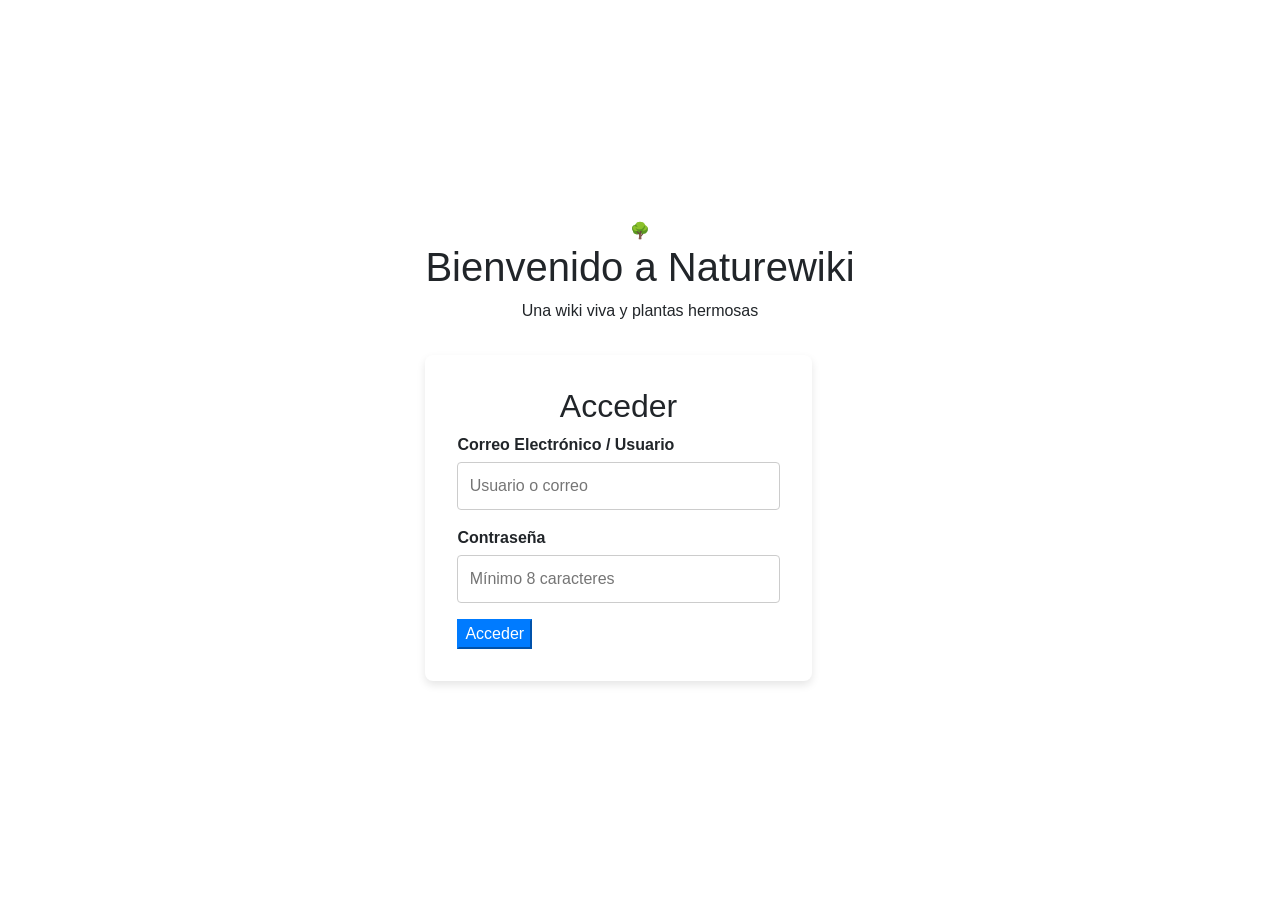
<file: index.html>
<!DOCTYPE html>
<!--
Click nbfs://nbhost/SystemFileSystem/Templates/Licenses/license-default.txt to change this license
Click nbfs://nbhost/SystemFileSystem/Templates/JSP_Servlet/Html.html to edit this template
-->

<html lang="es">
         <head>
    <meta charset="UTF-8">
    <meta name="viewport" content="width=device-width, initial-scale=1.0">
    <title>Naturewiki - Acceder</title>
    <link href="css/style2.css" rel="stylesheet" type="text/css"/>
    <link rel="stylesheet" href="https://cdn.jsdelivr.net/npm/bootstrap@4.1.3/dist/css/bootstrap.min.css" integrity="sha384-MCw98/SFnGE8fJT3GXwEOngsV7Zt27NXFoaoApmYm81iuXoPkFOJwJ8ERdknLPMO" crossorigin="anonymous"/>
</head>

<body>
    <div class="contenedor"> 
        
        <header class="content">
            <span class="logo" aria-hidden="true"
                  >🌳</span>
            <h1>Bienvenido a Naturewiki</h1>
            <p>Una wiki viva y plantas hermosas</p>
        </header>

        <main class="sign">
            <h2>Acceder</h2>
            
            <form id="loginForm" action="#" method="POST"> 
                
                <div class="input-group"> 
                    <label for="inputUsuario">Correo Electrónico / Usuario</label>
                    <input 
                        type="text" 
                        id="inputUsuario" 
                        placeholder="Usuario o correo" 
                        required 
                        oninput="validarAcceso()" 
                    >
                </div>
                
                <div class="input-group"> 
                    <label for="inputPassword">Contraseña</label>
                    <input 
                        type="password" 
                        id="inputPassword" 
                        placeholder="Mínimo 8 caracteres" 
                        required
                    >
                </div>
                
                <button type="submit" id="botonAcceso" disabled class="btn-primary">
                    Acceder
                </button>
                
            </form>
            
        </main>
    </div>
    
    <script>
        
        const inputUsuario = document.getElementById("inputUsuario");
        const botonAcceso = document.getElementById("botonAcceso");
        function validarAcceso() {
            botonAcceso.disabled = inputUsuario.value.trim().length === 0;
        }
        inputUsuario.addEventListener("input", validarAcceso);
        botonAcceso.addEventListener("click", function(event) {
            event.preventDefault();  
            
                        window.location.href = "inicio.html"; 
        });
        document.addEventListener('DOMContentLoaded', validarAcceso);
        
        
    </script>
</body>
</html>
</file>
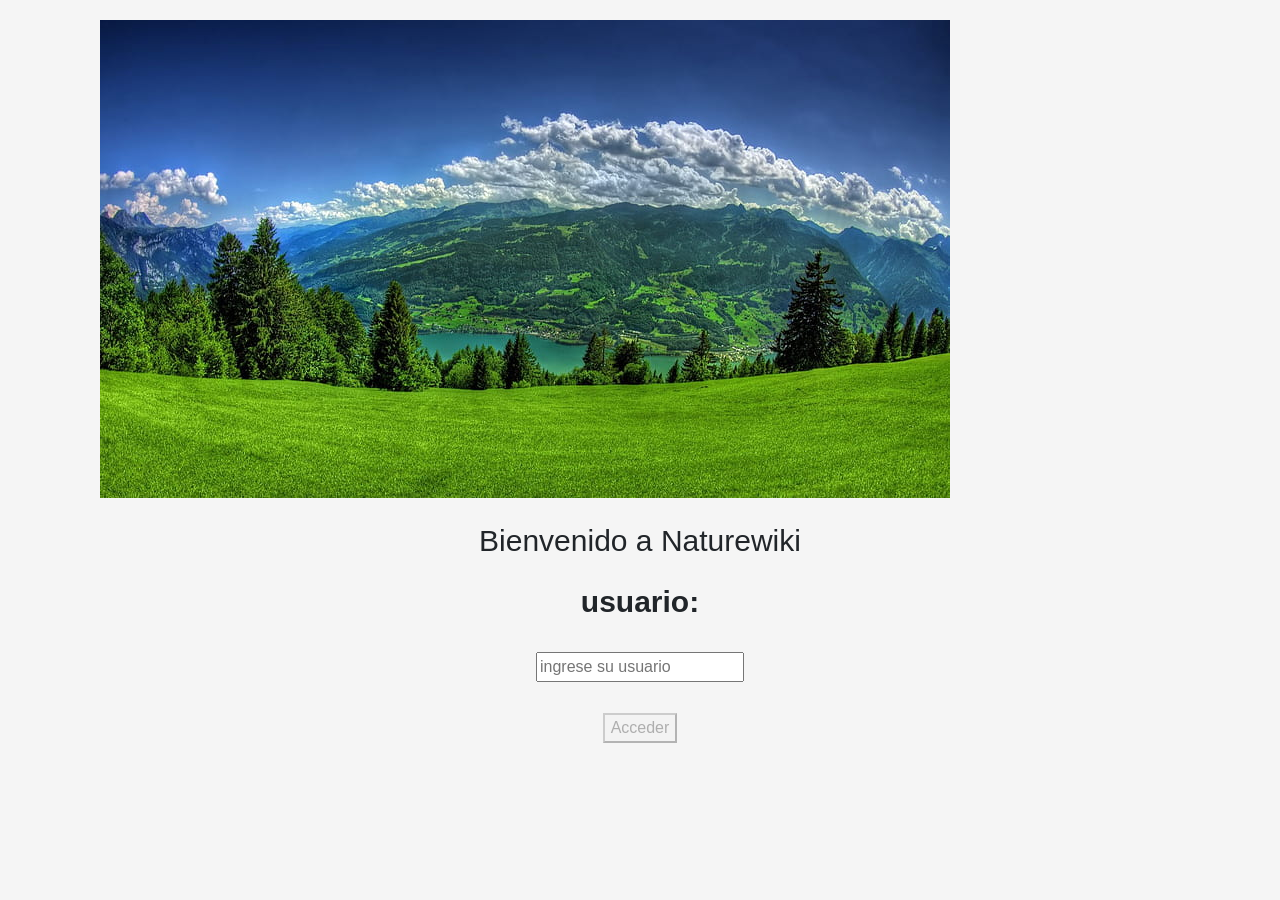
<file: web/index.html>
<!DOCTYPE html>
<!--
Click nbfs://nbhost/SystemFileSystem/Templates/Licenses/license-default.txt to change this license
Click nbfs://nbhost/SystemFileSystem/Templates/JSP_Servlet/Html.html to edit this template
-->
<html>
    <head>
        <title> WIKI nature</title>
        <meta charset="UTF-8">
        <meta name="viewport" content="width=device-width, initial-scale=1.0">
        
        <link rel="stylesheet" href="https://cdn.jsdelivr.net/npm/bootstrap@4.1.3/dist/css/bootstrap.min.css" integrity="sha384-MCw98/SFnGE8fJT3GXwEOngsV7Zt27NXFoaoApmYm81iuXoPkFOJwJ8ERdknLPMO" crossorigin="anonymous"/>
<link href="css/style2.css" rel="stylesheet" type="text/css"/>
    </head>
    <body>
        <div  class ="contenedor" id="principal">
            <div id ="imagen">
                <img src="images/desktop-wallpaper-nature-background-super-high-resolution-nature.jpg" class="imagen"/>
                <p style="margin-top: 20px;text-align: center; font-size:30px">
                    Bienvenido a Naturewiki</p>
                <div class="form-group" style="text-align: center;">
                    <label style="font-weight: bold ; font-size:30px" >usuario:</label>
                    <p style="margin-top: 20px;text-align: center">
                    <input class="form-group" id="Usuario" type="text" name="txtnom" placeholder="ingrese su usuario" style="display: block; margin-left: auto; margin-right: auto;" />
                    <button id="Acceso" disabled >Acceder</button>
                </div>
            </div>
        </div>
       <script>
    const inputUsuario = document.getElementById("Usuario");
    const botonAcceder = document.getElementById("Acceso");
    
    inputUsuario.addEventListener("input", function() {
        if (inputUsuario.value.trim().length > 0) {
            botonAcceder.disabled = false;
        } else {
            botonAcceder.disabled = true;
        }
    });

    botonAcceder.addEventListener("click", function() {
       
        window.location.href = "inicio.html"; 
    });
</script>
        
    </body>  
</html>
</file>
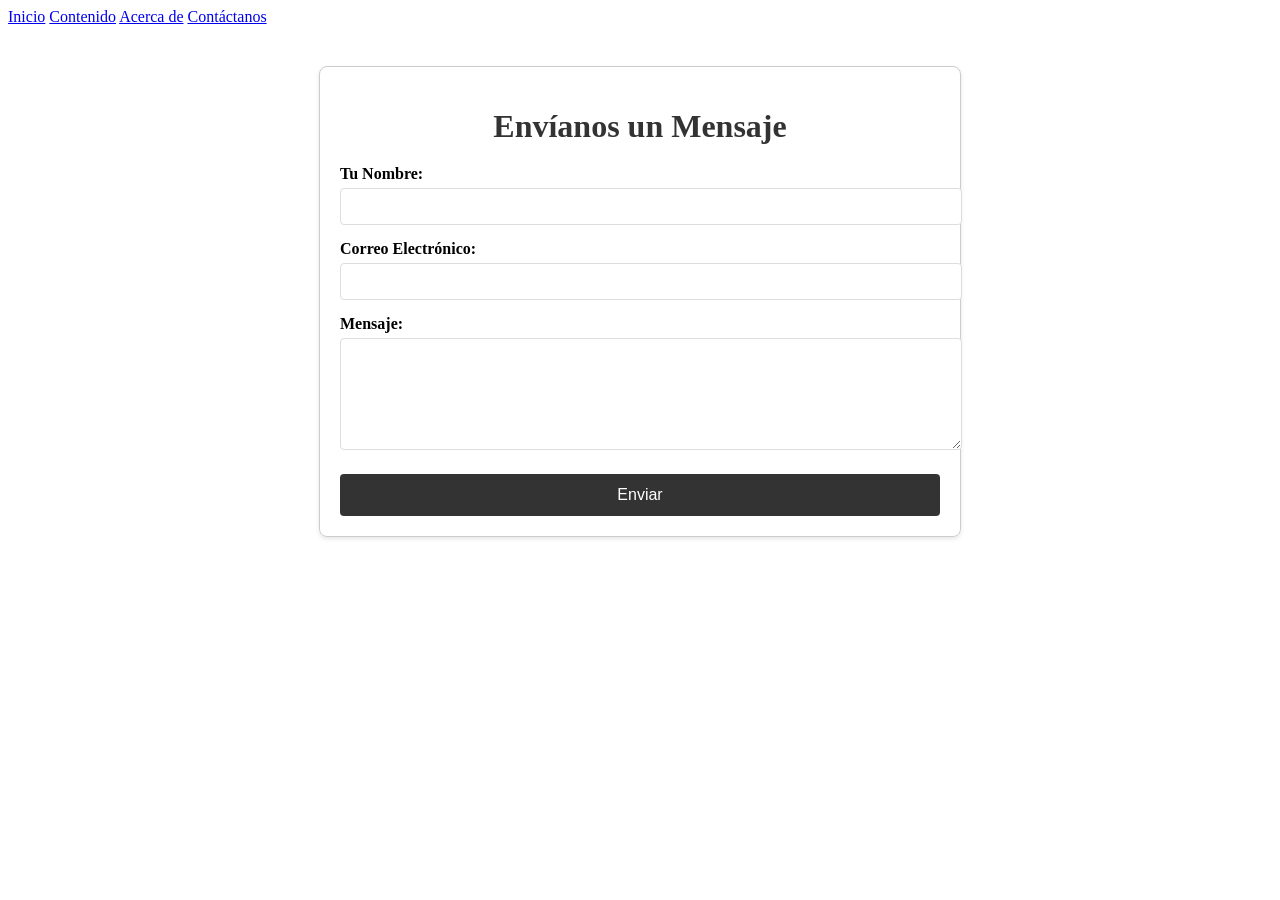
<file: acerca.html>
<!DOCTYPE html>
<!--
Click nbfs://nbhost/SystemFileSystem/Templates/Licenses/license-default.txt to change this license
Click nbfs://nbhost/SystemFileSystem/Templates/JSP_Servlet/Html.html to edit this template
-->
<html>
    <head>
        <title>contactanos</title>
        <meta charset="UTF-8">
        <meta name="viewport" content="width=device-width, initial-scale=1.0">
    </head>
    <body>
    <div id="simple-menu">
        <a href="inicio.html" class="menu-button">Inicio</a>
        <a href="contenido.html" class="menu-button">Contenido</a>
        <a href="acerca.html" class="menu-button active">Acerca de</a>
        <a href="contactanos.html" class="menu-button">Contáctanos</a>
    </div>
        <main style="max-width: 600px; margin: 40px auto; padding: 20px; border: 1px solid #ccc; border-radius: 8px; box-shadow: 0 2px 4px rgba(0,0,0,0.1);">
        
        <h1 style="text-align: center; color: #333; margin-bottom: 20px;">Envíanos un Mensaje</h1>
        
        <form action="/submit-form" method="POST">
            
            <div style="margin-bottom: 15px;">
                <label for="inputNombre" style="display: block; margin-bottom: 5px; font-weight: bold;">Tu Nombre:</label>
                <input type="text" id="inputNombre" name="nombre" style="width: 100%; padding: 10px; border: 1px solid #ddd; border-radius: 4px;" required>
            </div>

            <div style="margin-bottom: 15px;">
                <label for="inputEmail" style="display: block; margin-bottom: 5px; font-weight: bold;">Correo Electrónico:</label>
                <input type="email" id="inputEmail" name="email" style="width: 100%; padding: 10px; border: 1px solid #ddd; border-radius: 4px;" required>
            </div>

            <div style="margin-bottom: 20px;">
                <label for="textAreaMensaje" style="display: block; margin-bottom: 5px; font-weight: bold;">Mensaje:</label>
                <textarea id="textAreaMensaje" name="mensaje" rows="6" style="width: 100%; padding: 10px; border: 1px solid #ddd; border-radius: 4px;" required></textarea>
            </div>

            <button type="submit" style="width: 100%; padding: 12px; background-color: #333; color: white; border: none; border-radius: 4px; cursor: pointer; font-size: 16px;">
                Enviar
            </button>
            
        </form>
    </main>
        
   
    </body>
</html>
</file>
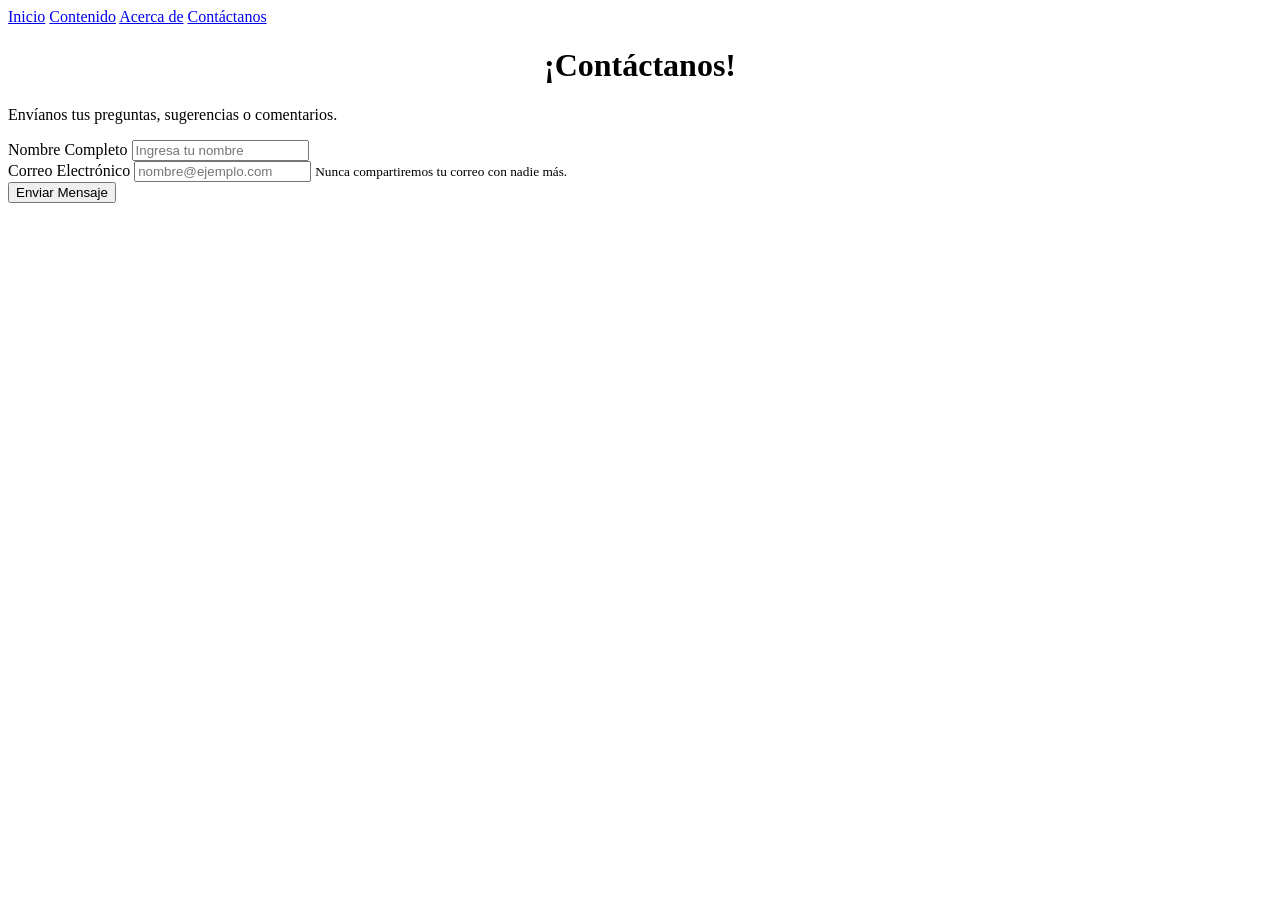
<file: contactanos.html>
<!DOCTYPE html>
<!--
Click nbfs://nbhost/SystemFileSystem/Templates/Licenses/license-default.txt to change this license
Click nbfs://nbhost/SystemFileSystem/Templates/JSP_Servlet/Html.html to edit this template
-->
<html>
    <head>
        <title>contactanos</title>
        <meta charset="UTF-8">
        <meta name="viewport" content="width=device-width, initial-scale=1.0">
    </head>
    <body>
        <div id="simple-menu">
        <a href="inicio.html" class="menu-button">Inicio</a>
        <a href="contenido.html" class="menu-button">Contenido</a>
        <a href="acerca.html" class="menu-button active">Acerca de</a>
        <a href="contactanos.html" class="menu-button">Contáctanos</a>
    </div>
       
    <main class="contact-container">
    <h1 style="text-align: center;">¡Contáctanos!</h1>
    <p class="lead-text">Envíanos tus preguntas, sugerencias o comentarios.</p>

    <form action="..." method="POST">
        <div class="form-group">
            <label for="inputNombre">Nombre Completo</label>
            <input type="text" id="inputNombre" placeholder="Ingresa tu nombre">
        </div>

        <div class="form-group">
            <label for="inputEmail">Correo Electrónico</label>
            <input type="email" id="inputEmail" placeholder="nombre@ejemplo.com">
            <small>Nunca compartiremos tu correo con nadie más.</small>
        </div>
        
        <button type="submit" class="submit-button">
            Enviar Mensaje
        </button>
    </form>
</main>

    
    </body>
</html>
</file>
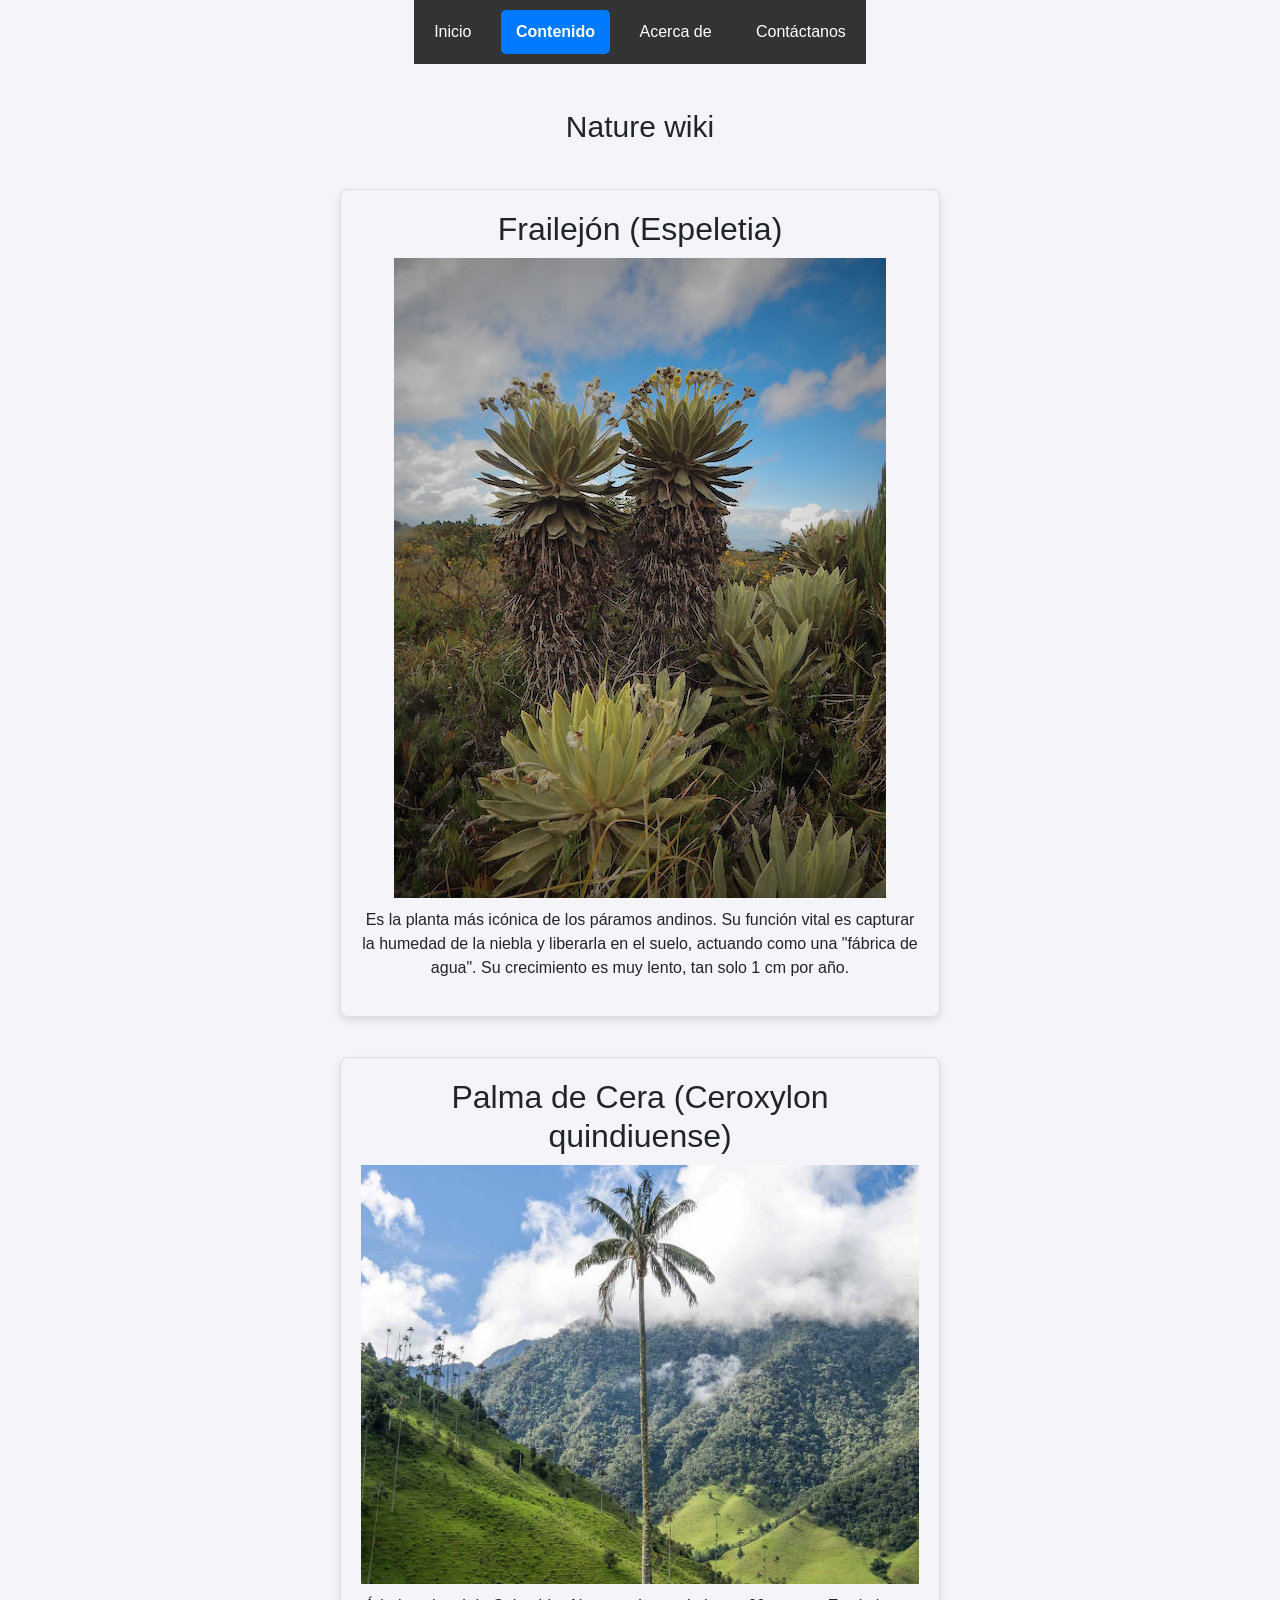
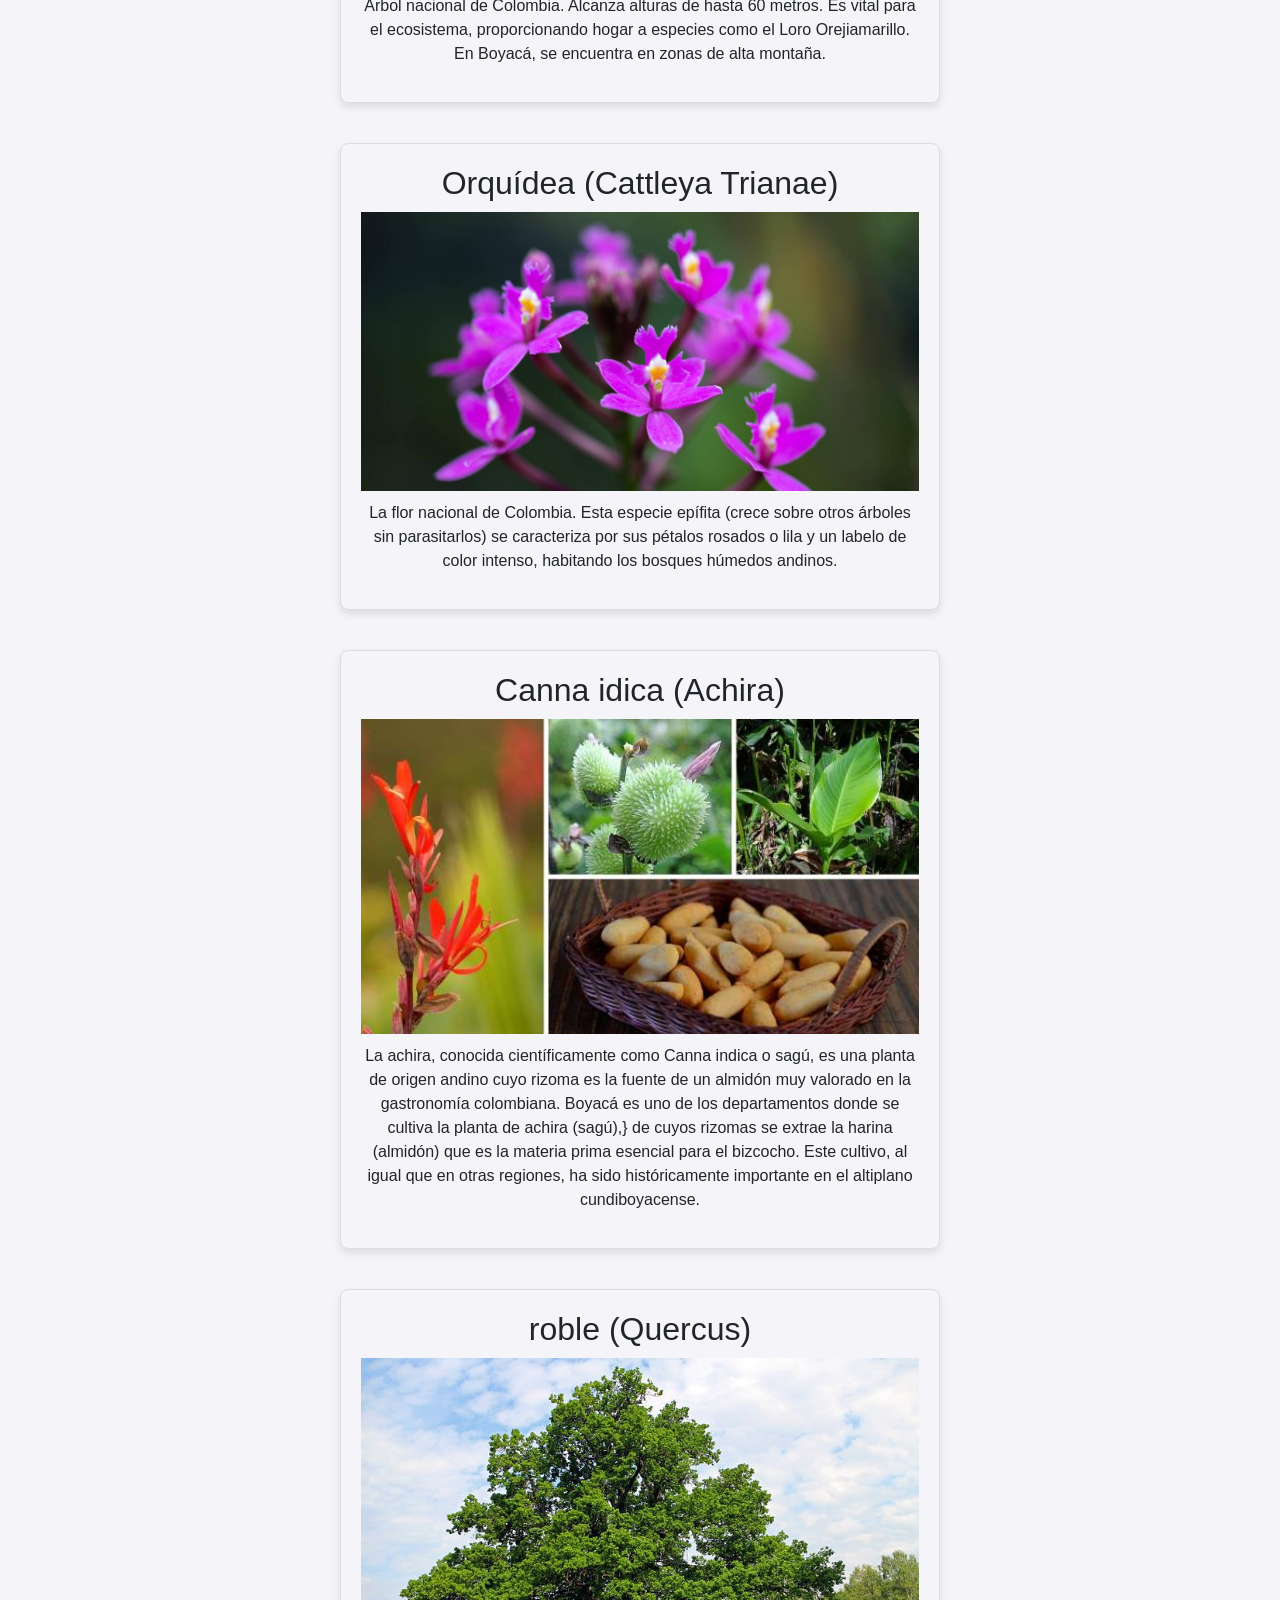
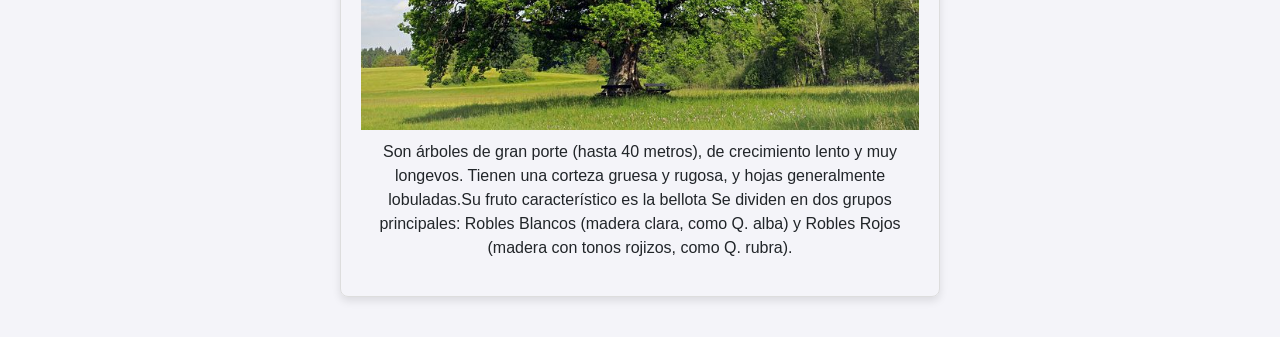
<file: contenido.html>
<!DOCTYPE html>
<!--
Click nbfs://nbhost/SystemFileSystem/Templates/Licenses/license-default.txt to change this license
Click nbfs://nbhost/SystemFileSystem/Templates/JSP_Servlet/Html.html to edit this template
-->
<html>
    <head>
        <title>contenido</title>
        <meta charset="UTF-8">
        <meta name="viewport" content="width=device-width, initial-scale=1.0">
        <link rel="stylesheet" href="https://cdn.jsdelivr.net/npm/bootstrap@4.1.3/dist/css/bootstrap.min.css" integrity="sha384-MCw98/SFnGE8fJT3GXwEOngsV7Zt27NXFoaoApmYm81iuXoPkFOJwJ8ERdknLPMO" crossorigin="anonymous"/>
<link href="css/style2.css" rel="stylesheet" type="text/css"/>
    </head>
    <body>
        <div id="simple-menu">
    <a href="inicio.html" class="menu-button">Inicio</a>
    <a href="contenido.html" class="menu-button active">Contenido</a>
    <a href="acerca.html" class="menu-button">Acerca de</a>
    <a href="contactanos.html" class="menu-button">Contáctanos</a>
</div>
        <div class="tituloc" id="titlec">
            <p style="margin-top: 20px;text-align: center; font-size:30px">
                Nature wiki
            </p>
            
            
                <main class="contenido-principal">
    
    <article class="ficha-planta">
        <h2 class="titulo-planta">Frailejón (Espeletia)</h2>
        <img src="images/6590061a8e32982b52f6ea6d_Instituto-Humboldt-frailejon.jpg" alt="planta de parámo"/>
        <p class="resumen-planta">
            Es la planta más icónica de los páramos andinos. 
            Su función vital es capturar la humedad de la niebla 
            y liberarla en el suelo, actuando como una "fábrica de agua". 
            Su crecimiento es muy lento, tan solo 1 cm por año.
        </p>
        
    </article>

    <article class="ficha-planta">
        <h2 class="titulo-planta">Palma de Cera (Ceroxylon quindiuense)</h2>
        <img src="images/palma_de_cera_colombia_1200x900.jpg" alt="arbol de valle boyacense"/>
        <p class="resumen-planta">
            Árbol nacional de Colombia. Alcanza alturas de hasta 60 metros. 
            Es vital para el ecosistema, proporcionando hogar a especies 
            como el Loro Orejiamarillo. En Boyacá, se encuentra en zonas 
            de alta montaña.
        </p>
        
    </article>
    
    <article class="ficha-planta">
        <h2 class="titulo-planta">Orquídea (Cattleya Trianae)</h2>
        <img src="images/5d72df31ec4bf.jpeg" alt="orquidea cattleya"/>
        <p class="resumen-planta">
            La flor nacional de Colombia. Esta especie epífita (crece sobre 
            otros árboles sin parasitarlos) se caracteriza por sus pétalos 
            rosados o lila y un labelo de color intenso, habitando los 
            bosques húmedos andinos.
        </p>
        
    </article>
                    
                    <article class="ficha-planta">
                        <h2 class="titulo planta">Canna idica (Achira)</h2>
                        <img src="images/portada-achira-low.jpg" alt="flor ornamental"/>
                        <p class="resumen planta">
                            La achira, conocida científicamente como Canna indica o sagú,
                            es una planta de origen andino cuyo rizoma es la fuente de un almidón
                            muy valorado en la gastronomía colombiana.
                            Boyacá es uno de los departamentos donde se cultiva la planta de achira (sagú),}
                            de cuyos rizomas se extrae la harina (almidón) que es la materia prima esencial para el bizcocho.
                            Este cultivo, al igual que en otras regiones, ha sido históricamente importante en el altiplano cundiboyacense.
                        </p>
                       
                    </article>
            
                    <article class="ficha-planta">
                        <h2 class="titulo planta">roble (Quercus)</h2>
                        <img src="images/e39b9248-96fc-4274-99aa-fd97ea430a7f.jpg" alt="arbol longevo"/>
                        <p class="resumen planta">
                           Son árboles de gran porte (hasta 40 metros), de crecimiento lento y muy longevos.
                           Tienen una corteza gruesa y rugosa, y hojas generalmente lobuladas.Su fruto característico es la bellota
                           Se dividen en dos grupos principales: Robles Blancos (madera clara, como Q. alba)
                           y Robles Rojos (madera con tonos rojizos, como Q. rubra).
                        </p>
                        
                    </article>
    
</main>
            
             
            
        </div>
      
    

    </body>
</html>
</file>
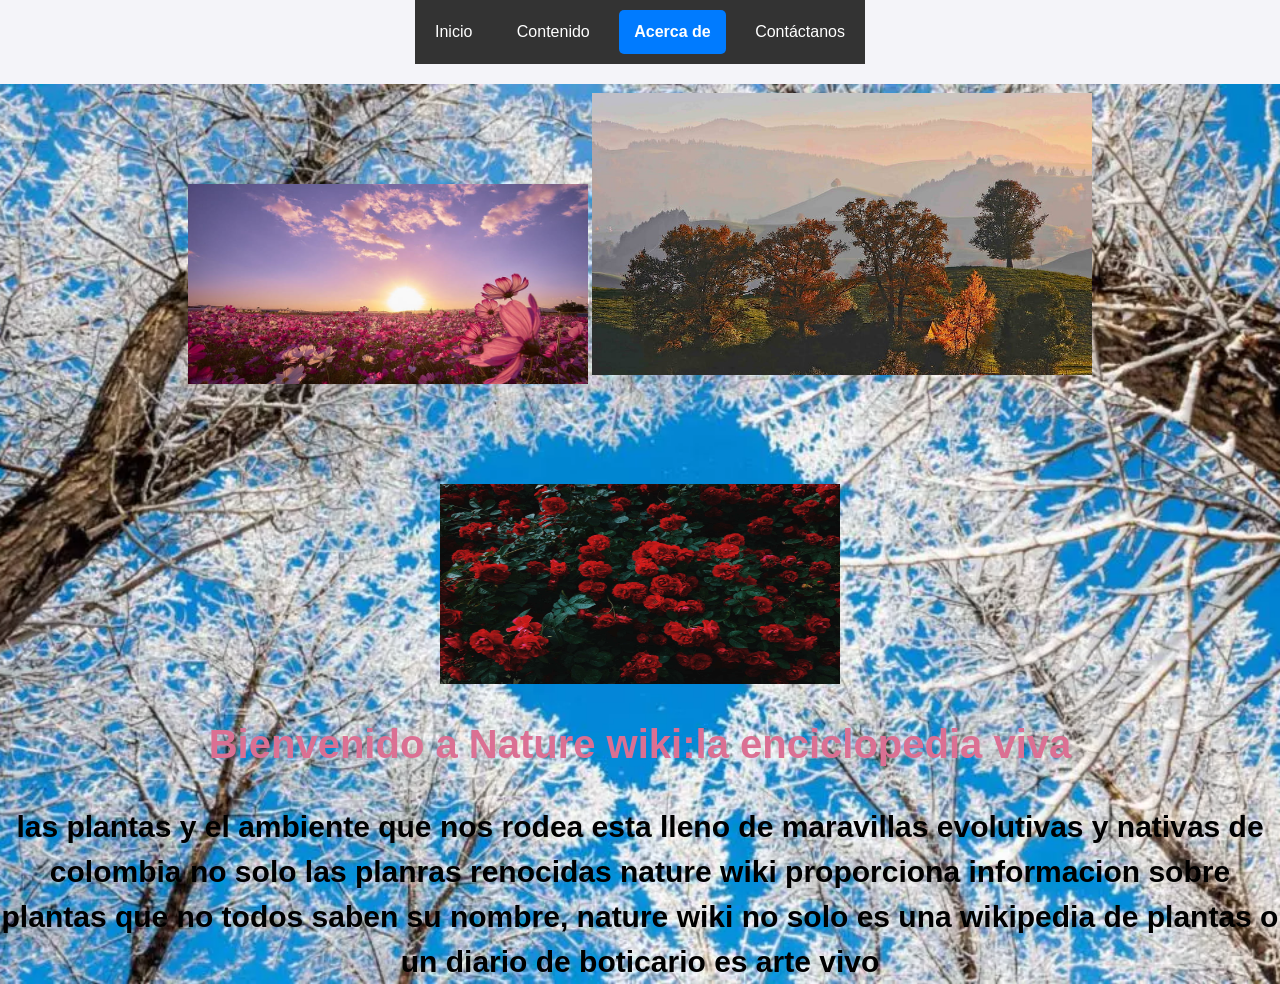
<file: inicio.html>
<!DOCTYPE html>
<!--
Click nbfs://nbhost/SystemFileSystem/Templates/Licenses/license-default.txt to change this license
Click nbfs://nbhost/SystemFileSystem/Templates/JSP_Servlet/Html.html to edit this template
-->
<html>
    <head>
        <title>Nturewiki</title>
        <meta charset="UTF-8">
        <meta name="viewport" content="width=device-width, initial-scale=1.0">
        
        <link rel="stylesheet" href="https://cdn.jsdelivr.net/npm/bootstrap@4.1.3/dist/css/bootstrap.min.css" integrity="sha384-MCw98/SFnGE8fJT3GXwEOngsV7Zt27NXFoaoApmYm81iuXoPkFOJwJ8ERdknLPMO" crossorigin="anonymous"/>
<link href="css/style2.css" rel="stylesheet" type="text/css"/>

    </head>
    <body>
         <div id="simple-menu">
        <a href="inicio.html" class="menu-button">Inicio</a>
        <a href="contenido.html" class="menu-button">Contenido</a>
        <a href="acerca.html" class="menu-button active">Acerca de</a>
        <a href="contactanos.html" class="menu-button">Contáctanos</a>
    </div>
        
        <div class="fondo" id="fonfo" style="
    background-image: url('images/fondo-de-pantalla-en-hd-originales-2-1200x675.jpg.jpg');
    background-position: center center;
    background-size: cover;
    background-repeat: no-repeat;
    height: 100vh;
    width: 100vw;
             ">
            <div id="fondito" style="text-align: center">
                <img src="images/desktop-wallpaper-natural-beauty-nature-no-0083-2560x1440-aesthetic-2560x1440.jpg" class="fondito" />
                <img src="images/desktop-wallpaper-fall-aesthetic-for-pc-autumn-aesthetic-pc.jpg" class="imal"/>
                <img src="images/plant-aesthetic-laptop-wallpaper-l5j4f3kb3nijzed6.jpg" class="lisi"/>
                <p style="margin-top: 30px;text-align: center; color: palevioletred; font-size: 40px; font-weight: bold">
                    Bienvenido a Nature wiki:la enciclopedia viva </p>
                <p style="margin-top: 30px;text-align: center; color: black; font-size: 30px;font-weight: bold">
                    las plantas y el ambiente que nos rodea esta lleno de maravillas evolutivas y nativas de colombia
                    no solo las planras renocidas nature wiki proporciona informacion sobre plantas que no todos saben 
                    su nombre, nature wiki no solo es una wikipedia de plantas o un diario de boticario es arte vivo
                </p>
                            
    
    
                            
                        </div>
                    </div>






        
    </body>
</html>
</file>
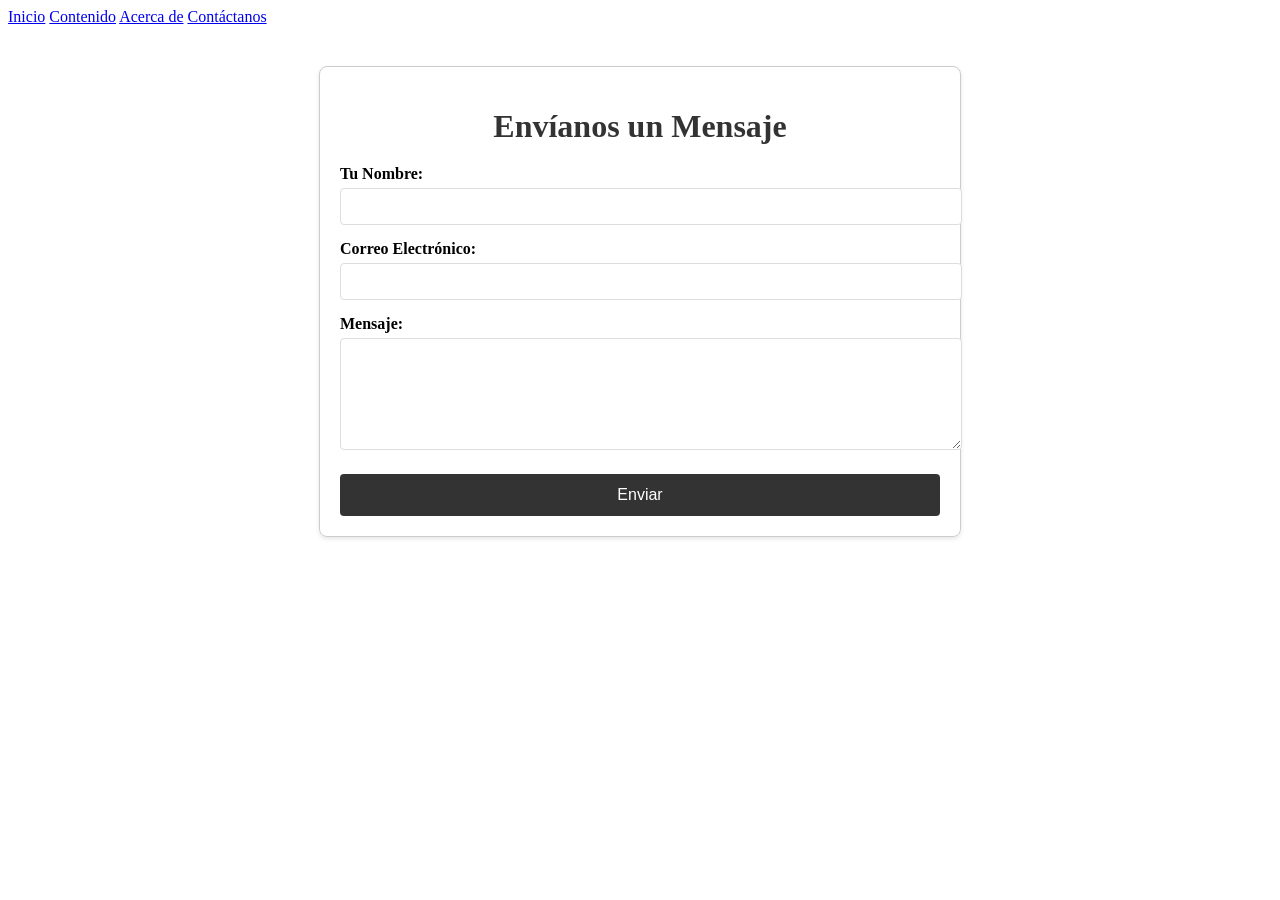
<file: web/acerca.html>
<!DOCTYPE html>
<!--
Click nbfs://nbhost/SystemFileSystem/Templates/Licenses/license-default.txt to change this license
Click nbfs://nbhost/SystemFileSystem/Templates/JSP_Servlet/Html.html to edit this template
-->
<html>
    <head>
        <title>TODO supply a title</title>
        <meta charset="UTF-8">
        <meta name="viewport" content="width=device-width, initial-scale=1.0">
    </head>
    <body>
    <div id="simple-menu">
        <a href="inicio.html" class="menu-button">Inicio</a>
        <a href="contenido.html" class="menu-button">Contenido</a>
        <a href="acerca.html" class="menu-button active">Acerca de</a>
        <a href="contactanos.html" class="menu-button">Contáctanos</a>
    </div>
        <main style="max-width: 600px; margin: 40px auto; padding: 20px; border: 1px solid #ccc; border-radius: 8px; box-shadow: 0 2px 4px rgba(0,0,0,0.1);">
        
        <h1 style="text-align: center; color: #333; margin-bottom: 20px;">Envíanos un Mensaje</h1>
        
        <form action="/submit-form" method="POST">
            
            <div style="margin-bottom: 15px;">
                <label for="inputNombre" style="display: block; margin-bottom: 5px; font-weight: bold;">Tu Nombre:</label>
                <input type="text" id="inputNombre" name="nombre" style="width: 100%; padding: 10px; border: 1px solid #ddd; border-radius: 4px;" required>
            </div>

            <div style="margin-bottom: 15px;">
                <label for="inputEmail" style="display: block; margin-bottom: 5px; font-weight: bold;">Correo Electrónico:</label>
                <input type="email" id="inputEmail" name="email" style="width: 100%; padding: 10px; border: 1px solid #ddd; border-radius: 4px;" required>
            </div>

            <div style="margin-bottom: 20px;">
                <label for="textAreaMensaje" style="display: block; margin-bottom: 5px; font-weight: bold;">Mensaje:</label>
                <textarea id="textAreaMensaje" name="mensaje" rows="6" style="width: 100%; padding: 10px; border: 1px solid #ddd; border-radius: 4px;" required></textarea>
            </div>

            <button type="submit" style="width: 100%; padding: 12px; background-color: #333; color: white; border: none; border-radius: 4px; cursor: pointer; font-size: 16px;">
                Enviar
            </button>
            
        </form>
    </main>
        
   
    </body>
</html>
</file>
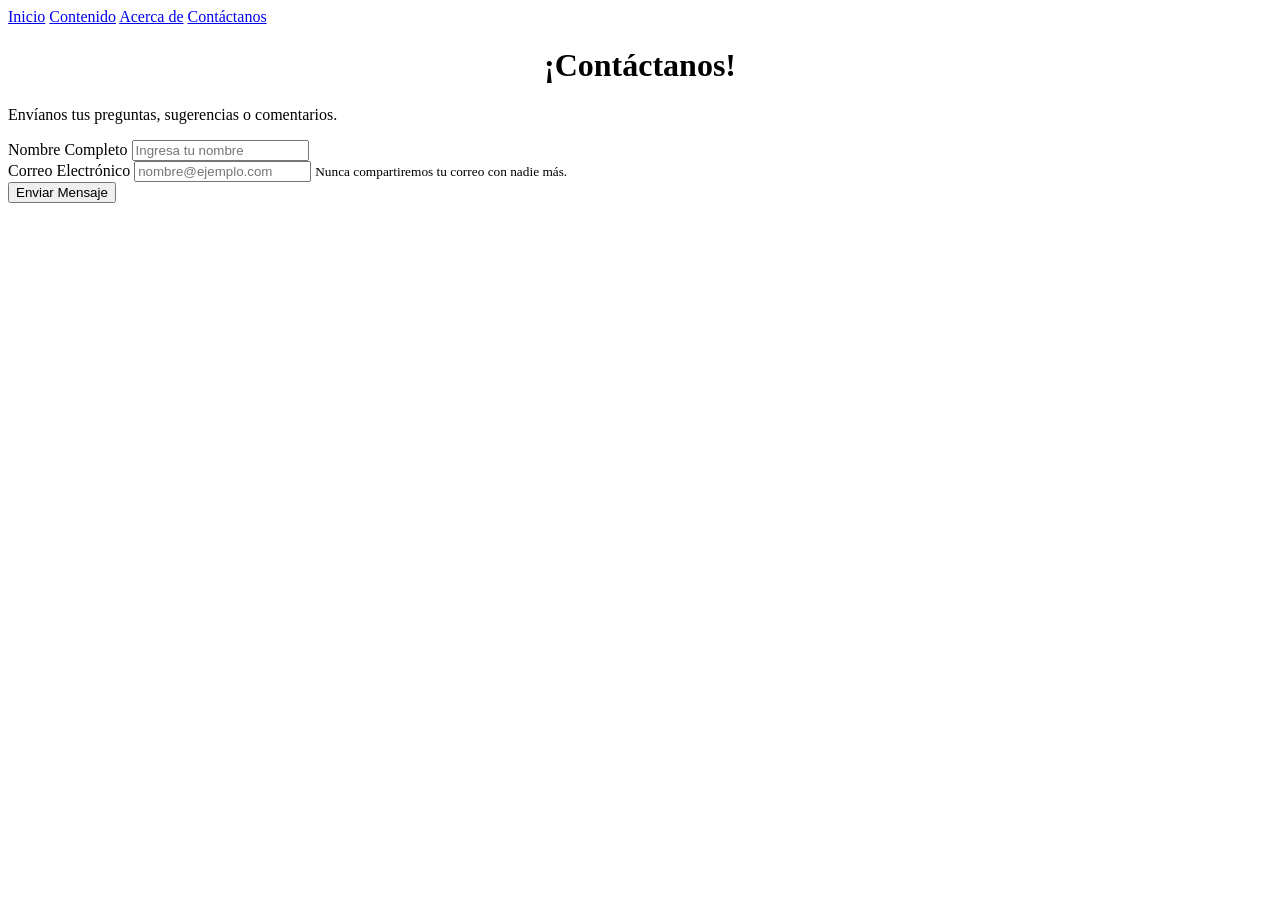
<file: web/contactanos.html>
<!DOCTYPE html>
<!--
Click nbfs://nbhost/SystemFileSystem/Templates/Licenses/license-default.txt to change this license
Click nbfs://nbhost/SystemFileSystem/Templates/JSP_Servlet/Html.html to edit this template
-->
<html>
    <head>
        <title>TODO supply a title</title>
        <meta charset="UTF-8">
        <meta name="viewport" content="width=device-width, initial-scale=1.0">
    </head>
    <body>
        <div id="simple-menu">
        <a href="inicio.html" class="menu-button">Inicio</a>
        <a href="contenido.html" class="menu-button">Contenido</a>
        <a href="acerca.html" class="menu-button active">Acerca de</a>
        <a href="contactanos.html" class="menu-button">Contáctanos</a>
    </div>
       
    <main class="contact-container">
    <h1 style="text-align: center;">¡Contáctanos!</h1>
    <p class="lead-text">Envíanos tus preguntas, sugerencias o comentarios.</p>

    <form action="..." method="POST">
        <div class="form-group">
            <label for="inputNombre">Nombre Completo</label>
            <input type="text" id="inputNombre" placeholder="Ingresa tu nombre">
        </div>

        <div class="form-group">
            <label for="inputEmail">Correo Electrónico</label>
            <input type="email" id="inputEmail" placeholder="nombre@ejemplo.com">
            <small>Nunca compartiremos tu correo con nadie más.</small>
        </div>
        
        <button type="submit" class="submit-button">
            Enviar Mensaje
        </button>
    </form>
</main>

    
    </body>
</html>
</file>
<file: css/style2.css>
/*
Click nbfs://nbhost/SystemFileSystem/Templates/Licenses/license-default.txt to change this license
Click nbfs://nbhost/SystemFileSystem/Templates/JSP_Servlet/CascadeStyleSheet.css to edit this template
*/
/* 
    Created on : 25/10/2025, 10:14:02 a. m.
    Author     : samir
*/

body {
    min-height: 100vh;
    margin: 0; 
    display: flex; 
    flex-direction: column; 
    align-items: center; 
    justify-content: center;
    background-color: #f4f4f9; 
    font-family: sans-serif; 
}

.sign {
    max-width: 400px;
    width: 90%; 
    padding: 2rem;
    background-color: white;
    box-shadow: 0 4px 8px rgba(0, 0, 0, 0.1);
    border-radius: 8px;
    text-align: center;
}


.content {
    text-align: center; 
    padding-bottom: 1rem;
}


#loginForm {
    width: 100%;
    text-align: left;
}

.input-group {
    margin-bottom: 1rem;
}

.input-group label {
    display: block; /* Asegura que la etiqueta tome su propia línea */
    margin-bottom: 0.3rem;
    font-weight: bold;
}

.input-group input {
    width: 100%;
    padding: 0.7rem;
    border: 1px solid #ccc;
    border-radius: 4px;
    box-sizing: border-box; /* Crucial para que el padding y border no aumenten el ancho total */
}





.p{
    font-size: 50px;
}
#Acceso{
        margin-top: 15px;
}
.fondito {
    height: 200px;
    width: 400px;
   
    margin-left: auto;
    margin-right: auto;
    margin-top: 100px;
}

.lisi {
    height: 200px;
    width: 400px;
    margin-left: 0;
    margin-right: auto;
    margin-top: 100px;
}


.imal {
    width: 500px;
    margin-left: auto;  
    margin-right: 0; 
}

.fondo {
    
    background-image: url("../images/pc-nature-beauty-2048x1152-wallpaper-preview.jpg");
    
    background-position: center center;
    background-size: cover;
    background-repeat: no-repeat;
    height: 100vh;
    width: 100vw;
}




.ficha-planta {
    max-width: 600px;
    margin: 40px auto; 
    padding: 20px;
    border: 1px solid #ddd;
    border-radius: 8px;
    box-shadow: 0 4px 8px rgba(0, 0, 0, 0.1);
    text-align: center; 
}


.ficha-planta img {
    max-width: 100%;
    height: auto;
    display: block; 
    margin: 10px auto; 
}
#contener{
    background: transparent;
    border: none;
    color: palevioletred;
    cursor: pointer;
    
}


#simple-menu {
    text-align: center; 
    background-color: #333; 
    padding: 10px 0; 
    margin-bottom: 20px; 
    overflow: hidden; 
}


.menu-button {
    color: white; 
    text-decoration: none; 
    padding: 10px 15px; 
    margin: 0 5px; 
    display: inline-block; 
    border-radius: 5px; 
    transition: background-color 0.3s; 
    font-family: sans-serif; 
}


.menu-button:hover {
    background-color: #555; 
}


.menu-button.active {
    background-color: #007bff; 
    font-weight: bold;
}


@media (max-width: 600px) {
    #simple-menu .menu-button {
        display: block; 
        margin: 5px 0;  
    }
}

main img {
    max-width: 100%;
    height: auto;    
    display: block;  
}
</file>
<file: web/css/style2.css>
/*
Click nbfs://nbhost/SystemFileSystem/Templates/Licenses/license-default.txt to change this license
Click nbfs://nbhost/SystemFileSystem/Templates/JSP_Servlet/CascadeStyleSheet.css to edit this template
*/
/* 
    Created on : 25/10/2025, 10:14:02 a. m.
    Author     : samir
*/
.contenedor{
    background-color: whitesmoke;
   background-position: center center;
    background-size: cover;
    background-repeat: no-repeat;
    height: 100vh;
    width: 100vw;
  
   
}

.imagen{
    
    height: auto;
    width:auto;
   margin-left: 100px;
   margin-right: 100px;
   margin-top: 20px;
}
.p{
    font-size: 50px;
}
#Acceso{
        margin-top: 15px;
}
.fondito {
    height: 200px;
    width: 400px;
   
    margin-left: auto;
    margin-right: auto;
    margin-top: 100px;
}

.lisi {
    height: 200px;
    width: 400px;
    margin-left: 0;
    margin-right: auto;
    margin-top: 100px;
}


.imal {
    width: 500px;
    margin-left: auto;  
    margin-right: 0; 
}

.fondo {
    
    background-image: url("../images/pc-nature-beauty-2048x1152-wallpaper-preview.jpg");
    
    background-position: center center;
    background-size: cover;
    background-repeat: no-repeat;
    height: 100vh;
    width: 100vw;
}




.ficha-planta {
    max-width: 600px;
    margin: 40px auto; 
    padding: 20px;
    border: 1px solid #ddd;
    border-radius: 8px;
    box-shadow: 0 4px 8px rgba(0, 0, 0, 0.1);
    text-align: center; 
}


.ficha-planta img {
    max-width: 100%;
    height: auto;
    display: block; 
    margin: 10px auto; 
}
#contener{
    background: transparent;
    border: none;
    color: palevioletred;
    cursor: pointer;
    
}


#simple-menu {
    text-align: center; 
    background-color: #333; 
    padding: 10px 0; 
    margin-bottom: 20px; 
    overflow: hidden; 
}


.menu-button {
    color: white; 
    text-decoration: none; 
    padding: 10px 15px; 
    margin: 0 5px; 
    display: inline-block; 
    border-radius: 5px; 
    transition: background-color 0.3s; 
    font-family: sans-serif; 
}


.menu-button:hover {
    background-color: #555; 
}


.menu-button.active {
    background-color: #007bff; 
    font-weight: bold;
}


@media (max-width: 600px) {
    #simple-menu .menu-button {
        display: block; 
        margin: 5px 0;  
    }
}

main img {
    max-width: 100%;
    height: auto;    
    display: block;  
}
</file>
